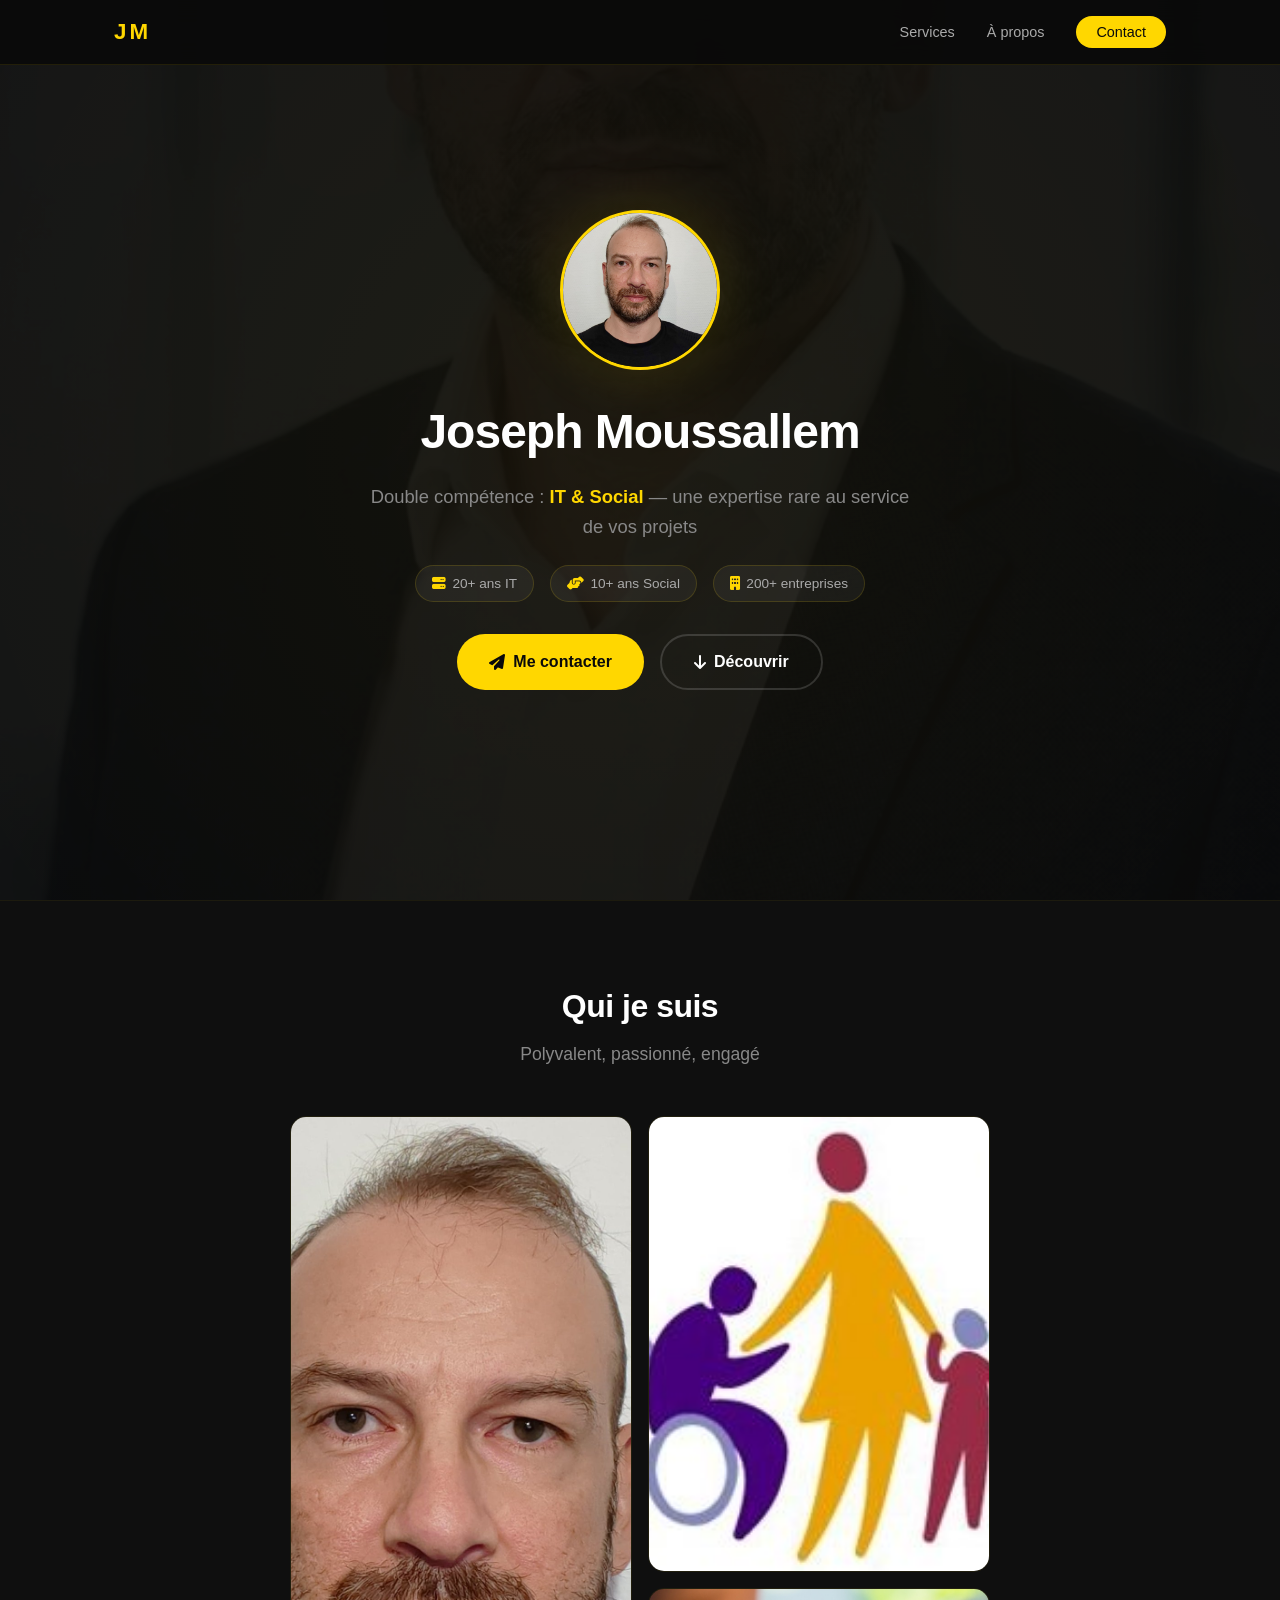
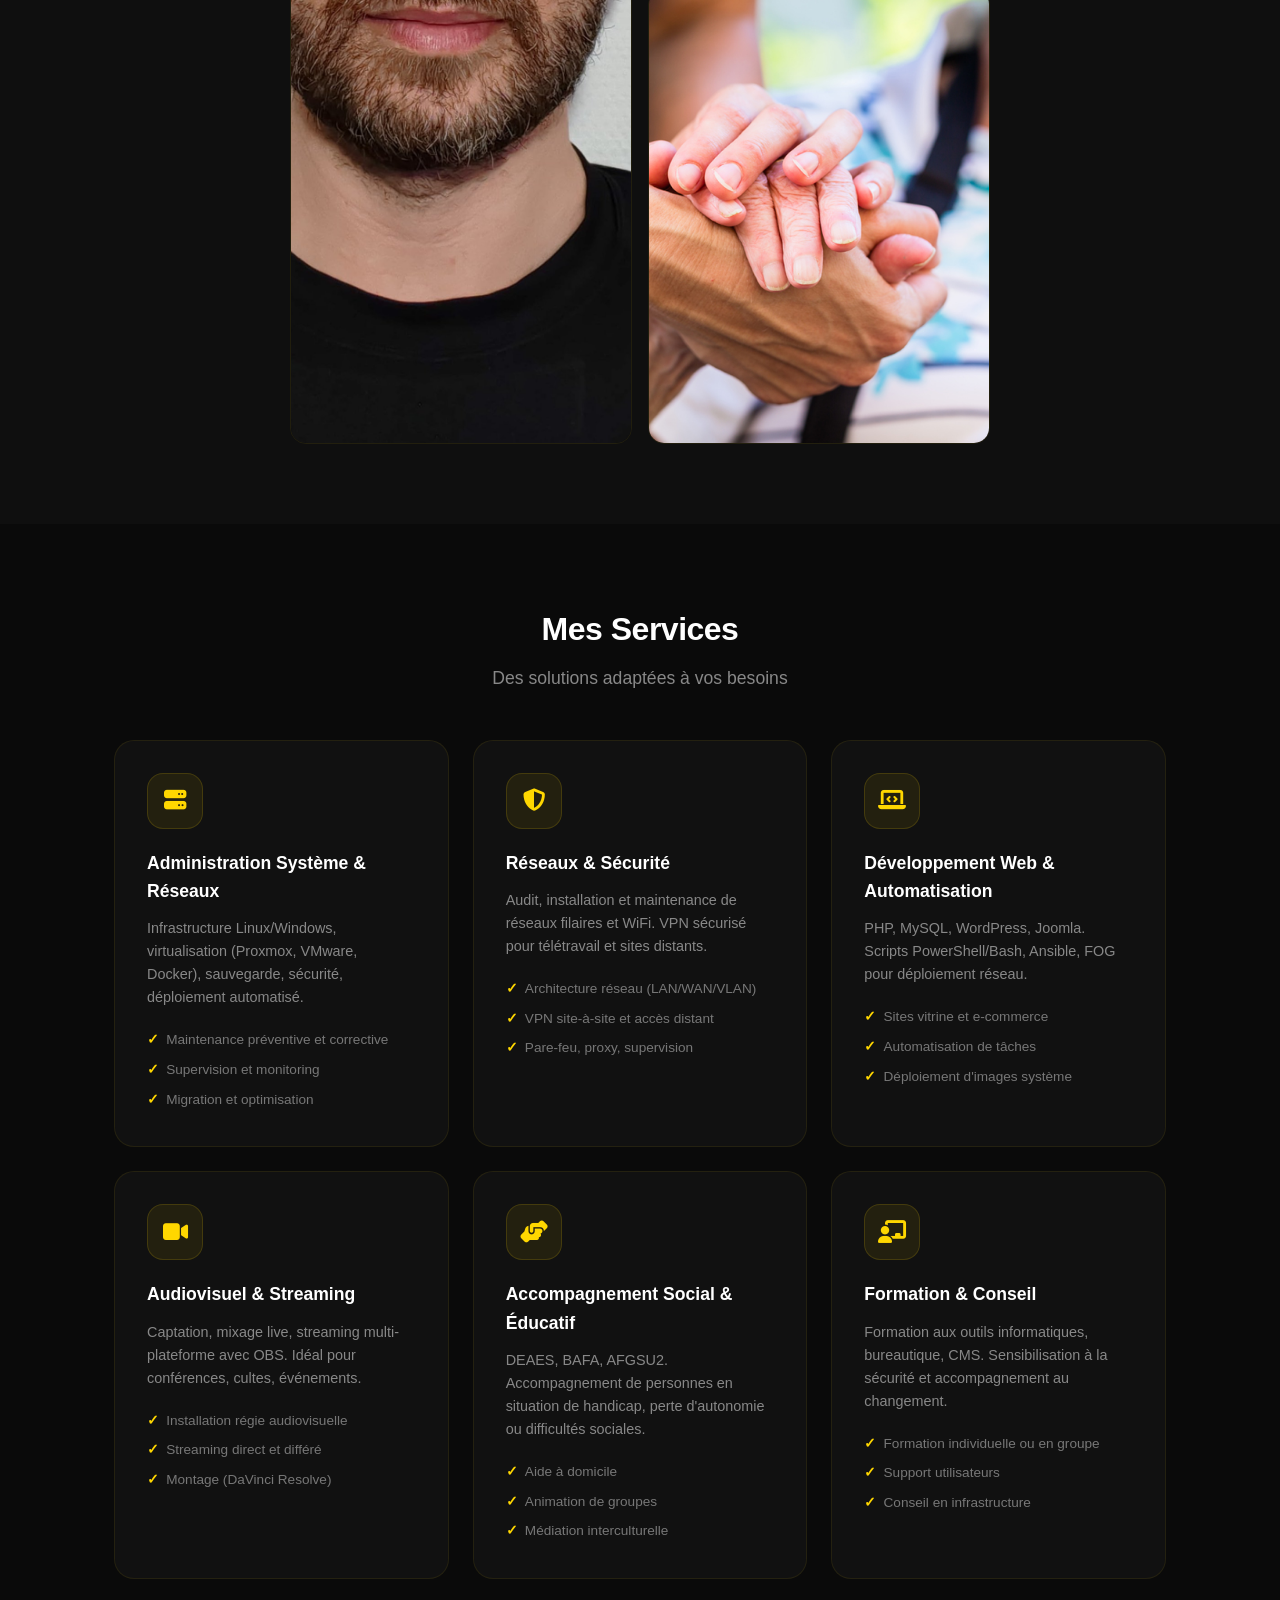
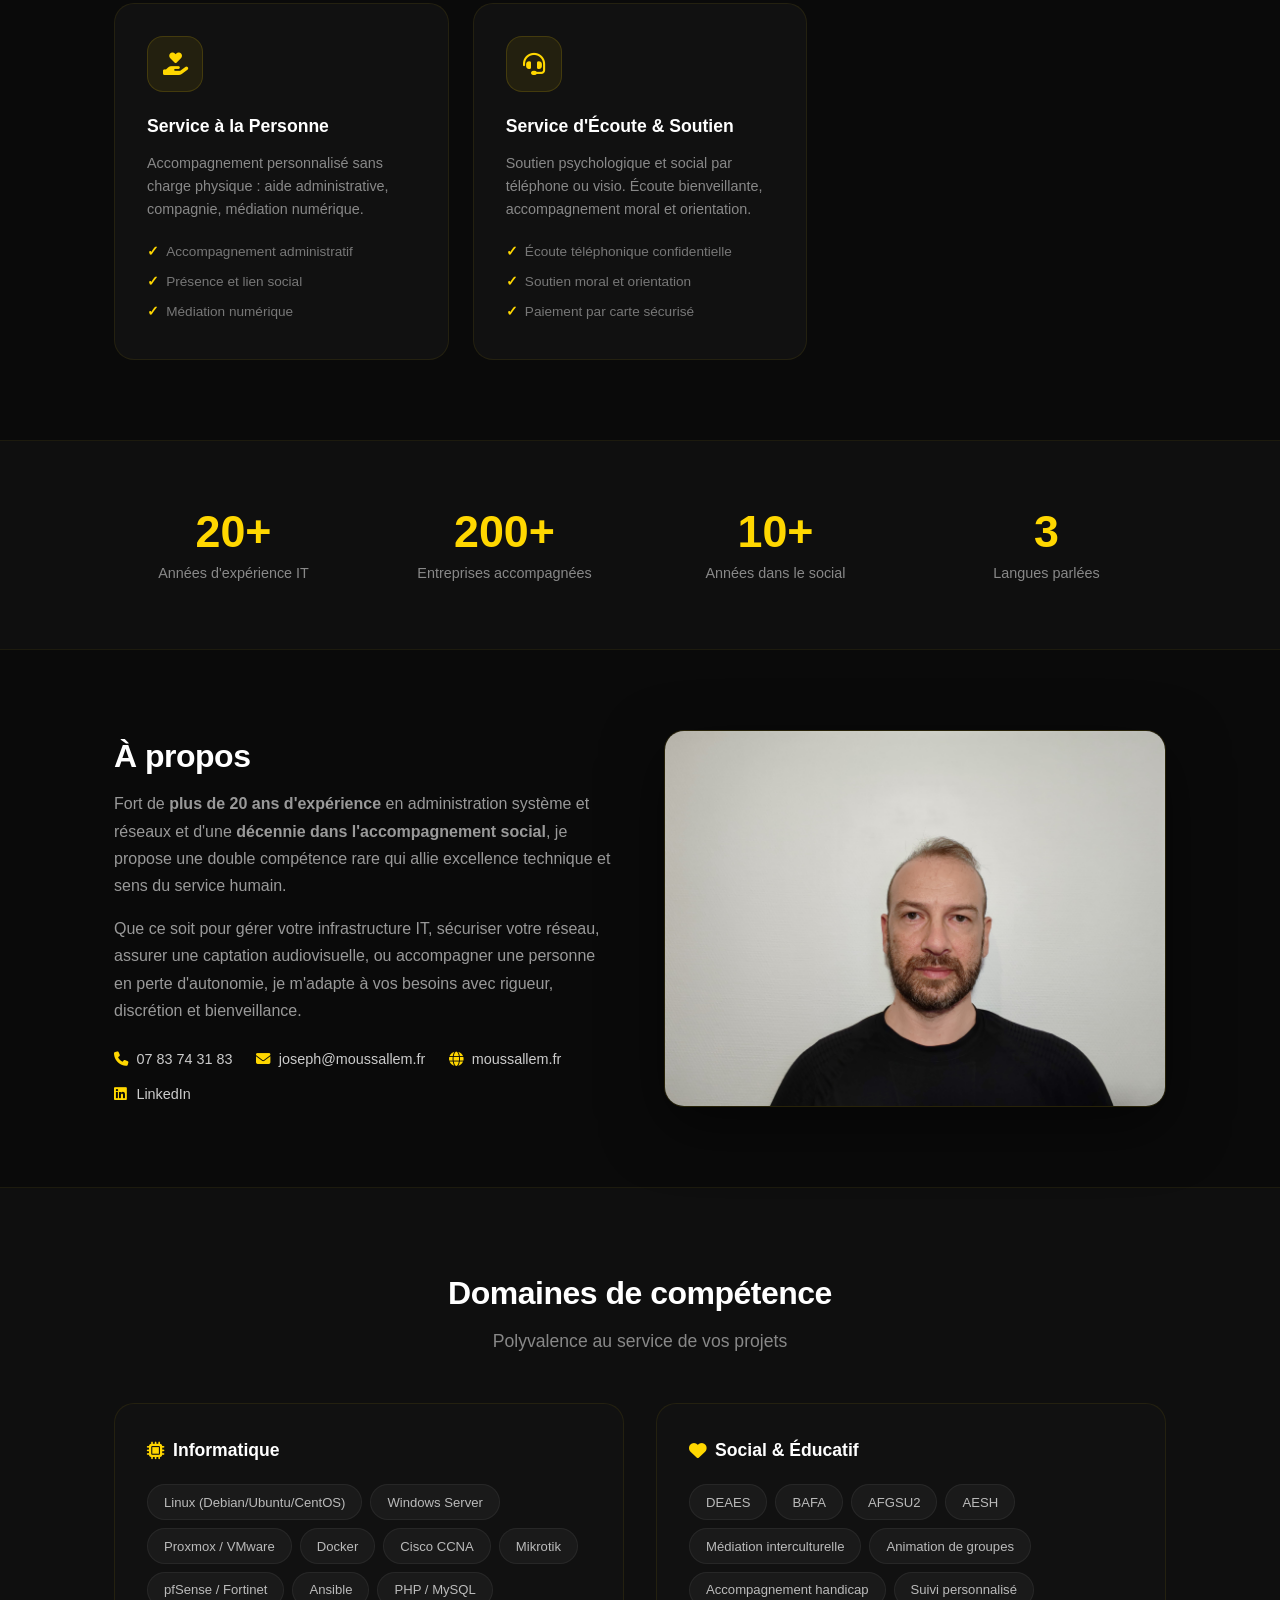
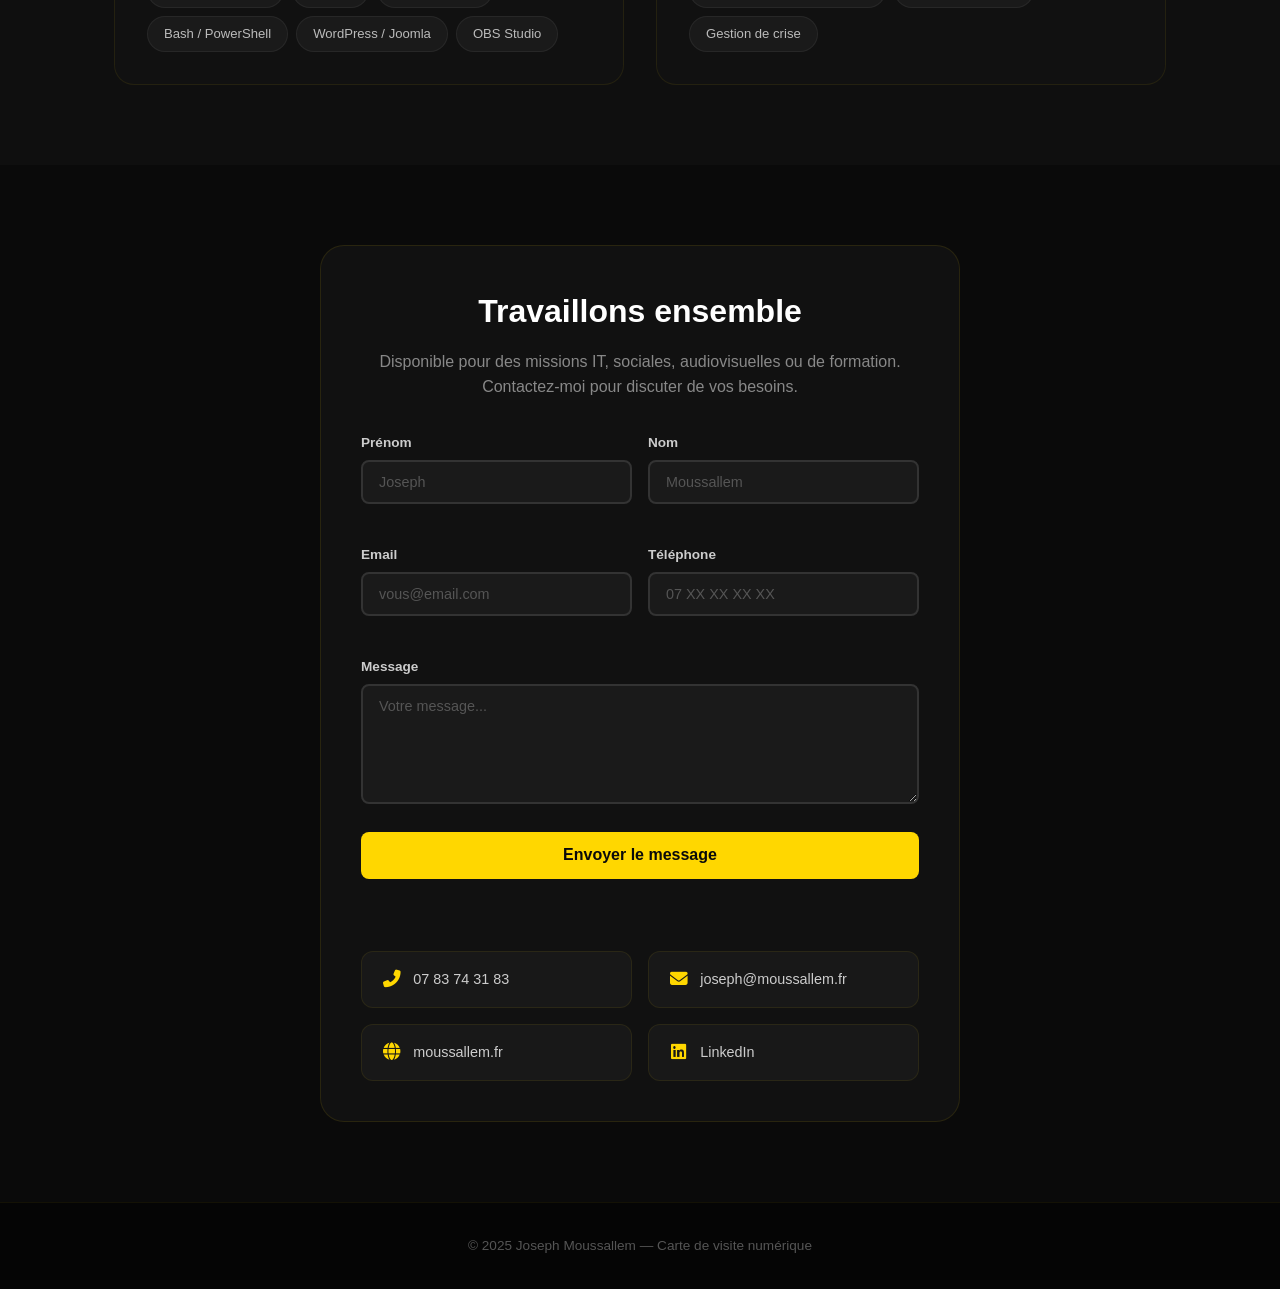
<file: index.html>
<!DOCTYPE html>
<html lang="fr">
<head>
  <meta charset="UTF-8">
  <meta name="viewport" content="width=device-width, initial-scale=1.0">
  <title>Joseph Moussallem — Services IT & Accompagnement</title>
  <link rel="stylesheet" href="style.css">
  <link rel="stylesheet" href="https://cdnjs.cloudflare.com/ajax/libs/font-awesome/6.5.0/css/all.min.css">
</head>
<body>

  <!-- HERO -->
  <header class="hero" id="accueil">
    <div class="hero-overlay"></div>
    <nav class="navbar">
      <div class="nav-container">
        <span class="logo">JM</span>
        <ul class="nav-links">
          <li><a href="#services">Services</a></li>
          <li><a href="#a-propos">À propos</a></li>
          <li><a href="#contact" class="nav-cta">Contact</a></li>
        </ul>
      </div>
    </nav>
    <div class="hero-content">
      <div class="hero-photo">
        <img src="img/photo.jpg" alt="Joseph Moussallem">
      </div>
      <h1>Joseph Moussallem</h1>
      <p class="hero-tagline">Double compétence : <strong>IT &amp; Social</strong> — une expertise rare au service de vos projets</p>
      <div class="hero-badges">
        <span onclick="openModal('it')"><i class="fas fa-server"></i> 20+ ans IT</span>
        <span onclick="openModal('social')"><i class="fas fa-hands-helping"></i> 10+ ans Social</span>
        <span onclick="openModal('entreprises')"><i class="fas fa-building"></i> 200+ entreprises</span>
      </div>
      <div class="hero-actions">
        <a href="#contact" class="btn-primary"><i class="fas fa-paper-plane"></i> Me contacter</a>
        <a href="#services" class="btn-secondary"><i class="fas fa-arrow-down"></i> Découvrir</a>
      </div>
    </div>
  </header>

  <!-- PHOTO GALLERY -->
  <section class="gallery" id="galerie">
    <div class="container">
      <h2 class="section-title">Qui je suis</h2>
      <p class="section-sub">Polyvalent, passionné, engagé</p>
      <div class="gallery-grid">
        <div class="gallery-item main">
          <img src="img/photo.jpg" alt="Joseph Moussallem portrait">
        </div>
        <div class="gallery-item">
          <img src="img/cropped-Sapenartois-Ph-14.jpg" alt="Joseph Moussallem">
        </div>
        <div class="gallery-item">
          <img src="img/services-à-la-personne1140x580.jpg" alt="Services à la personne">
        </div>
      </div>
    </div>
  </section>

  <!-- SERVICES -->
  <section class="services" id="services">
    <div class="container">
      <h2 class="section-title">Mes Services</h2>
      <p class="section-sub">Des solutions adaptées à vos besoins</p>
      <div class="services-grid">
        <div class="service-card" onclick="window.location='service.html?s=admin'">
          <div class="service-icon"><i class="fas fa-server"></i></div>
          <h3>Administration Système &amp; Réseaux</h3>
          <p>Infrastructure Linux/Windows, virtualisation (Proxmox, VMware, Docker), sauvegarde, sécurité, déploiement automatisé.</p>
          <ul>
            <li>Maintenance préventive et corrective</li>
            <li>Supervision et monitoring</li>
            <li>Migration et optimisation</li>
          </ul>
        </div>
        <div class="service-card" onclick="window.location='service.html?s=reseau'">
          <div class="service-icon"><i class="fas fa-shield-alt"></i></div>
          <h3>Réseaux &amp; Sécurité</h3>
          <p>Audit, installation et maintenance de réseaux filaires et WiFi. VPN sécurisé pour télétravail et sites distants.</p>
          <ul>
            <li>Architecture réseau (LAN/WAN/VLAN)</li>
            <li>VPN site-à-site et accès distant</li>
            <li>Pare-feu, proxy, supervision</li>
          </ul>
        </div>
        <div class="service-card" onclick="window.location='service.html?s=web'">
          <div class="service-icon"><i class="fas fa-laptop-code"></i></div>
          <h3>Développement Web &amp; Automatisation</h3>
          <p>PHP, MySQL, WordPress, Joomla. Scripts PowerShell/Bash, Ansible, FOG pour déploiement réseau.</p>
          <ul>
            <li>Sites vitrine et e-commerce</li>
            <li>Automatisation de tâches</li>
            <li>Déploiement d'images système</li>
          </ul>
        </div>
        <div class="service-card" onclick="window.location='service.html?s=av'">
          <div class="service-icon"><i class="fas fa-video"></i></div>
          <h3>Audiovisuel &amp; Streaming</h3>
          <p>Captation, mixage live, streaming multi-plateforme avec OBS. Idéal pour conférences, cultes, événements.</p>
          <ul>
            <li>Installation régie audiovisuelle</li>
            <li>Streaming direct et différé</li>
            <li>Montage (DaVinci Resolve)</li>
          </ul>
        </div>
        <div class="service-card" onclick="window.location='service.html?s=social'">
          <div class="service-icon"><i class="fas fa-hands-helping"></i></div>
          <h3>Accompagnement Social &amp; Éducatif</h3>
          <p>DEAES, BAFA, AFGSU2. Accompagnement de personnes en situation de handicap, perte d'autonomie ou difficultés sociales.</p>
          <ul>
            <li>Aide à domicile</li>
            <li>Animation de groupes</li>
            <li>Médiation interculturelle</li>
          </ul>
        </div>
        <div class="service-card" onclick="window.location='service.html?s=formation'">
          <div class="service-icon"><i class="fas fa-chalkboard-teacher"></i></div>
          <h3>Formation &amp; Conseil</h3>
          <p>Formation aux outils informatiques, bureautique, CMS. Sensibilisation à la sécurité et accompagnement au changement.</p>
          <ul>
            <li>Formation individuelle ou en groupe</li>
            <li>Support utilisateurs</li>
            <li>Conseil en infrastructure</li>
          </ul>
        </div>
        <div class="service-card" onclick="window.location='service.html?s=personne'">
          <div class="service-icon"><i class="fas fa-hand-holding-heart"></i></div>
          <h3>Service à la Personne</h3>
          <p>Accompagnement personnalisé sans charge physique : aide administrative, compagnie, médiation numérique.</p>
          <ul>
            <li>Accompagnement administratif</li>
            <li>Présence et lien social</li>
            <li>Médiation numérique</li>
          </ul>
        </div>
        <div class="service-card" onclick="window.location='service.html?s=ecoute'">
          <div class="service-icon"><i class="fas fa-headset"></i></div>
          <h3>Service d'Écoute &amp; Soutien</h3>
          <p>Soutien psychologique et social par téléphone ou visio. Écoute bienveillante, accompagnement moral et orientation.</p>
          <ul>
            <li>Écoute téléphonique confidentielle</li>
            <li>Soutien moral et orientation</li>
            <li>Paiement par carte sécurisé</li>
          </ul>
        </div>
      </div>
    </div>
  </section>

  <!-- CHIFFRES -->
  <section class="stats">
    <div class="container">
      <div class="stats-grid">
        <div class="stat-item">
          <span class="stat-number">20+</span>
          <span class="stat-label">Années d'expérience IT</span>
        </div>
        <div class="stat-item">
          <span class="stat-number">200+</span>
          <span class="stat-label">Entreprises accompagnées</span>
        </div>
        <div class="stat-item">
          <span class="stat-number">10+</span>
          <span class="stat-label">Années dans le social</span>
        </div>
        <div class="stat-item">
          <span class="stat-number">3</span>
          <span class="stat-label">Langues parlées</span>
        </div>
      </div>
    </div>
  </section>

  <!-- À PROPOS -->
  <section class="about" id="a-propos">
    <div class="container">
      <div class="about-grid">
        <div class="about-text">
          <h2 class="section-title">À propos</h2>
          <p>Fort de <strong>plus de 20 ans d'expérience</strong> en administration système et réseaux et d'une <strong>décennie dans l'accompagnement social</strong>, je propose une double compétence rare qui allie excellence technique et sens du service humain.</p>
          <p>Que ce soit pour gérer votre infrastructure IT, sécuriser votre réseau, assurer une captation audiovisuelle, ou accompagner une personne en perte d'autonomie, je m'adapte à vos besoins avec rigueur, discrétion et bienveillance.</p>
          <div class="about-contact">
            <a href="tel:+33783743183"><i class="fas fa-phone"></i> 07 83 74 31 83</a>
            <a href="mailto:joseph@moussallem.fr"><i class="fas fa-envelope"></i> joseph@moussallem.fr</a>
            <a href="https://moussallem.fr" target="_blank"><i class="fas fa-globe"></i> moussallem.fr</a>
            <a href="https://linkedin.com/in/joseph-moussallem-646278261" target="_blank"><i class="fab fa-linkedin"></i> LinkedIn</a>
          </div>
        </div>
        <div class="about-photo">
          <img src="img/photo-audiovisuel.jpg" alt="Joseph Moussallem">
        </div>
      </div>
    </div>
  </section>

  <!-- COMPÉTENCES -->
  <section class="competences">
    <div class="container">
      <h2 class="section-title">Domaines de compétence</h2>
      <p class="section-sub">Polyvalence au service de vos projets</p>
      <div class="comp-grid">
        <div class="comp-category">
          <h3><i class="fas fa-microchip"></i> Informatique</h3>
          <div class="comp-tags">
            <span>Linux (Debian/Ubuntu/CentOS)</span>
            <span>Windows Server</span>
            <span>Proxmox / VMware</span>
            <span>Docker</span>
            <span>Cisco CCNA</span>
            <span>Mikrotik</span>
            <span>pfSense / Fortinet</span>
            <span>Ansible</span>
            <span>PHP / MySQL</span>
            <span>Bash / PowerShell</span>
            <span>WordPress / Joomla</span>
            <span>OBS Studio</span>
          </div>
        </div>
        <div class="comp-category">
          <h3><i class="fas fa-heart"></i> Social &amp; Éducatif</h3>
          <div class="comp-tags">
            <span>DEAES</span>
            <span>BAFA</span>
            <span>AFGSU2</span>
            <span>AESH</span>
            <span>Médiation interculturelle</span>
            <span>Animation de groupes</span>
            <span>Accompagnement handicap</span>
            <span>Suivi personnalisé</span>
            <span>Gestion de crise</span>
          </div>
        </div>
      </div>
    </div>
  </section>

  <!-- CONTACT -->
  <section class="contact-section" id="contact">
    <div class="container">
      <div class="contact-card">
        <h2>Travaillons ensemble</h2>
        <p>Disponible pour des missions IT, sociales, audiovisuelles ou de formation. Contactez-moi pour discuter de vos besoins.</p>
        <form action="https://api.web3forms.com/submit" method="POST" id="form" class="needs-validation" novalidate>
          <input type="hidden" name="access_key" value="57de7660-0e73-44f6-afdf-e7d5266bf4f2">
          <input type="hidden" name="subject" value="Nouveau message depuis votre site carte de visite">
          <input type="checkbox" name="botcheck" style="display:none">

          <div class="form-row">
            <div class="form-group">
              <label for="fname">Prénom</label>
              <input type="text" name="fname" id="fname" placeholder="Joseph" required>
              <div class="empty-feedback invalid-feedback">Veuillez entrer votre prénom.</div>
            </div>
            <div class="form-group">
              <label for="lname">Nom</label>
              <input type="text" name="lname" id="lname" placeholder="Moussallem" required>
              <div class="empty-feedback invalid-feedback">Veuillez entrer votre nom.</div>
            </div>
          </div>

          <div class="form-row">
            <div class="form-group">
              <label for="email">Email</label>
              <input type="email" name="email" id="email" placeholder="vous@email.com" required>
              <div class="empty-feedback text-red-400 text-sm mt-1">Veuillez entrer votre email.</div>
              <div class="invalid-feedback text-red-400 text-sm mt-1">Email invalide.</div>
            </div>
            <div class="form-group">
              <label for="phone">Téléphone</label>
              <input type="text" name="phone" id="phone" placeholder="07 XX XX XX XX">
              <div class="empty-feedback invalid-feedback">Veuillez entrer votre téléphone.</div>
            </div>
          </div>

          <div class="form-group">
            <label for="message">Message</label>
            <textarea rows="5" name="message" id="message" placeholder="Votre message..." required></textarea>
            <div class="empty-feedback invalid-feedback">Veuillez entrer votre message.</div>
          </div>

          <button type="submit" class="submit-btn">
            Envoyer le message
          </button>
          <p class="form-result" id="result"></p>
        </form>
        <div class="contact-methods">
          <a href="tel:+33783743183" class="contact-method">
            <i class="fas fa-phone-alt"></i>
            <span>07 83 74 31 83</span>
          </a>
          <a href="mailto:joseph@moussallem.fr" class="contact-method">
            <i class="fas fa-envelope"></i>
            <span>joseph@moussallem.fr</span>
          </a>
          <a href="https://moussallem.fr" target="_blank" class="contact-method">
            <i class="fas fa-globe"></i>
            <span>moussallem.fr</span>
          </a>
          <a href="https://linkedin.com/in/joseph-moussallem-646278261" target="_blank" class="contact-method">
            <i class="fab fa-linkedin"></i>
            <span>LinkedIn</span>
          </a>
        </div>
      </div>
    </div>
  </section>

  <!-- FOOTER -->
  <footer class="footer">
    <div class="container">
      <p>&copy; 2025 Joseph Moussallem — Carte de visite numérique</p>
    </div>
  </footer>

  <!-- MODAL -->
  <div class="modal-overlay" id="modalOverlay" onclick="closeModal()"></div>
  <div class="modal" id="modal">
    <button class="modal-close" onclick="closeModal()">&times;</button>
    <div class="modal-content" id="modalContent"></div>
  </div>

  <script>
  const modalData = {
    it: {
      title: "20+ ans d'expérience IT",
      items: [
        "Administrateur Systèmes & Réseaux (Freelance) — 2000 à aujourd'hui",
        "Plus de 200 entreprises accompagnées en Bourgogne-Franche-Comté",
        "Administrateur Systèmes & Réseaux — Pharma PC, Beyrouth (2006-2018)",
        "Formateur IT — Université de la Croix Rouge, Liban (2011-2013)",
        "Gestionnaire IT & Stocks — Monoprix, Liban (2013-2014)"
      ],
      certs: ["Cisco CCNA 1-4 (2008)", "Mikrotik (2009)", "A+ (2004)", "Extron AV Associate (en cours)"]
    },
    social: {
      title: "10+ ans dans le Social",
      items: [
        "AES / Auxiliaire de vie — AMAELLES, Mulhouse (2023-2025)",
        "Veilleur de nuit — Adapei Papillons Blancs, Mulhouse (2023)",
        "Agent de service — EHPAD La Miotte, Belfort (2022)",
        "Auxiliaire de vie — AALPAI, Saint-Ouen-sur-Seine (2021-2022)",
        "Accompagnateur social — Secours Catholique, Belfort (2019-2021)",
        "Animateur BAFA — Centres de loisirs (2015-2023)"
      ],
      certs: ["DEAES (2024)", "BAFA (2024)", "AFGSU2 (2024)", "PSC1"]
    },
    entreprises: {
      title: "200+ entreprises accompagnées",
      items: [
        "PME et TPE en Bourgogne-Franche-Comté et Île-de-France",
        "Missions variées : administration système, réseaux, sécurité, support",
        "Clients réguliers en maintenance IT externalisée",
        "Installations de serveurs Linux et Windows",
        "Déploiement de réseaux d'entreprise (Cisco, Mikrotik, pfSense)",
        "Solutions de virtualisation (Proxmox, VMware)"
      ],
      certs: []
    },
  };

  function openModal(type) {
    const data = modalData[type];
    if (!data) return;
    let html = '<h2>' + data.title + '</h2>';
    html += '<ul>';
    data.items.forEach(function(item) { html += '<li>' + item + '</li>'; });
    html += '</ul>';
    if (data.certs && data.certs.length > 0) {
      html += '<h3>Certifications</h3><div class="modal-certs">';
      data.certs.forEach(function(c) { html += '<span>' + c + '</span>'; });
      html += '</div>';
    }
    document.getElementById('modalContent').innerHTML = html;
    document.getElementById('modalOverlay').classList.add('active');
    document.getElementById('modal').classList.add('active');
    document.body.style.overflow = 'hidden';
  }

  function closeModal() {
    document.getElementById('modalOverlay').classList.remove('active');
    document.getElementById('modal').classList.remove('active');
    document.body.style.overflow = '';
  }
  </script>

  <!-- Tawk.to -->
  <script type="text/javascript">
  var Tawk_API=Tawk_API||{}, Tawk_LoadStart=new Date();
  (function(){
  var s1=document.createElement("script"),s0=document.getElementsByTagName("script")[0];
  s1.async=true;
  s1.src='https://embed.tawk.to/67b1e19db2e90f1915105d8e/1ik7dik8o';
  s1.charset='UTF-8';
  s1.setAttribute('crossorigin','*');
  s0.parentNode.insertBefore(s1,s0);
  })();
  </script>

  <script>
  (function() {
    "use strict";
    const forms = document.querySelectorAll(".needs-validation");
    const result = document.getElementById("result");
    Array.prototype.slice.call(forms).forEach(function(form) {
      form.addEventListener("submit", function(event) {
        if (!form.checkValidity()) {
          event.preventDefault();
          event.stopPropagation();
          form.querySelectorAll(":invalid")[0].focus();
        } else {
          const formData = new FormData(form);
          event.preventDefault();
          event.stopPropagation();
          const object = {};
          formData.forEach((value, key) => { object[key] = value; });
          const json = JSON.stringify(object);
          result.innerHTML = "Envoi en cours...";
          result.className = "form-result";
          fetch("https://api.web3forms.com/submit", {
            method: "POST",
            headers: { "Content-Type": "application/json", Accept: "application/json" },
            body: json
          })
          .then(async (response) => {
            let json = await response.json();
            if (response.status == 200) {
              result.innerHTML = "&#10003; " + json.message;
              result.className = "form-result success";
            } else {
              result.innerHTML = "&#10007; " + json.message;
              result.className = "form-result error";
            }
          })
          .catch(function() {
            result.innerHTML = "&#10007; Une erreur est survenue. Envoyez un email à joseph@moussallem.fr";
            result.className = "form-result error";
          })
          .then(function() {
            form.reset();
            form.classList.remove("was-validated");
            setTimeout(function() { result.style.display = "none"; }, 6000);
          });
        }
        form.classList.add("was-validated");
      }, false);
    });
  })();
  </script>

</body>
</html>
</file>
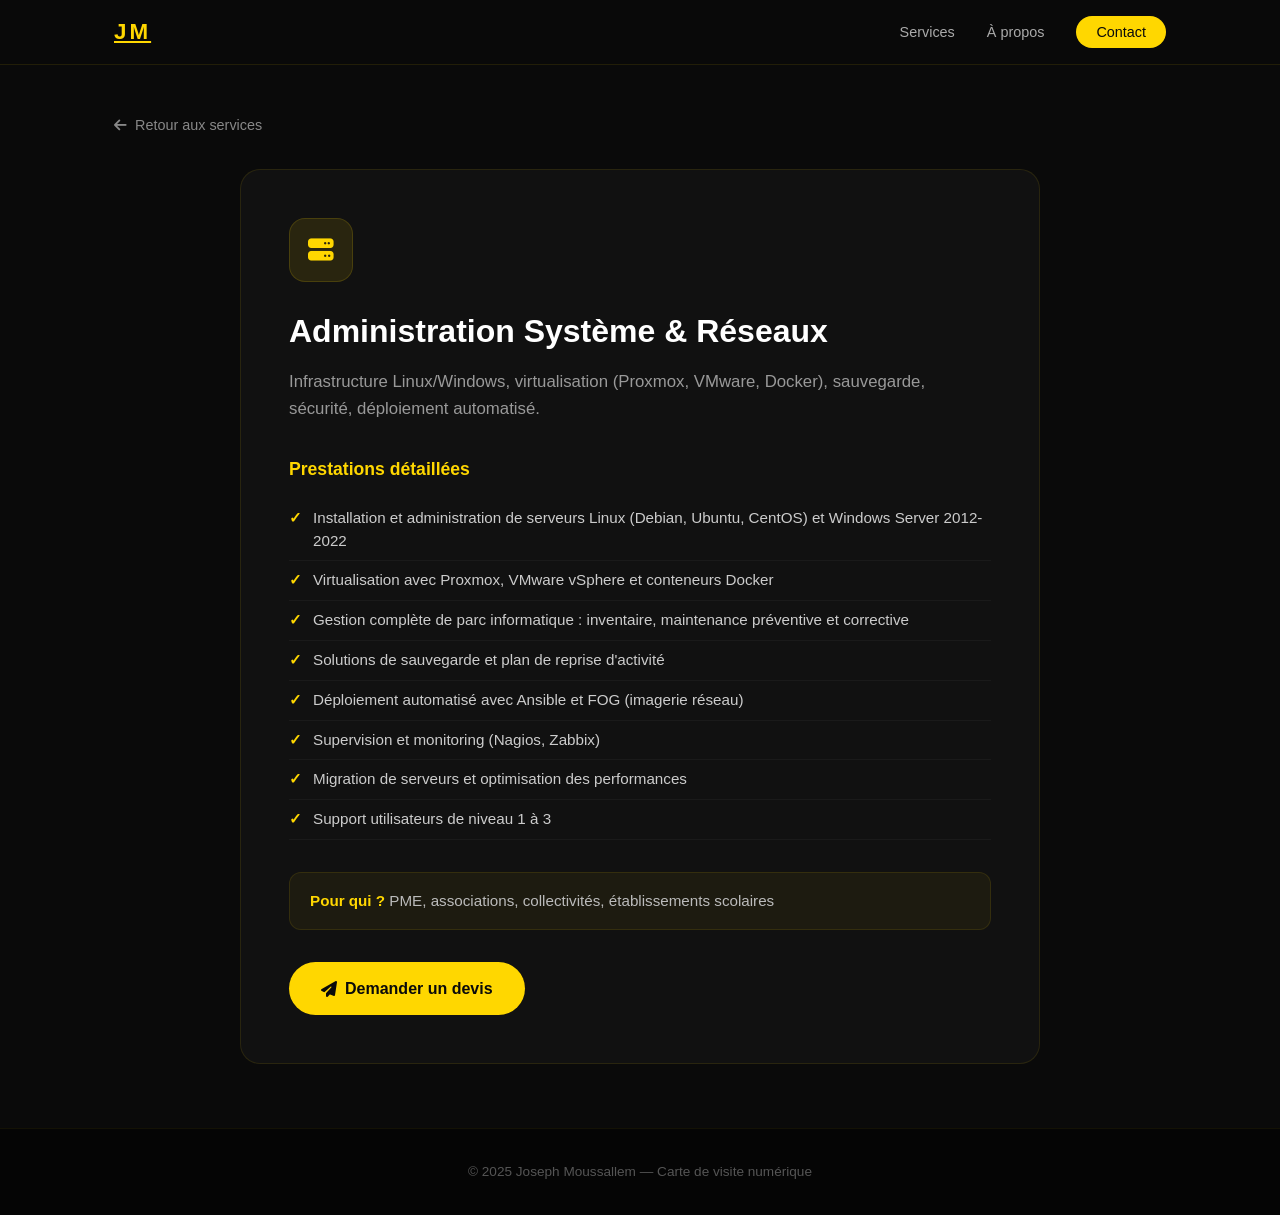
<file: service.html>
<!DOCTYPE html>
<html lang="fr">
<head>
  <meta charset="UTF-8">
  <meta name="viewport" content="width=device-width, initial-scale=1.0">
  <title>Joseph Moussallem — Détail du service</title>
  <link rel="stylesheet" href="style.css">
  <link rel="stylesheet" href="https://cdnjs.cloudflare.com/ajax/libs/font-awesome/6.5.0/css/all.min.css">
  <style>
    .service-detail { padding: 7rem 0 4rem; min-height: 80vh; }
    .back-link { display: inline-flex; align-items: center; gap: 0.5rem; color: #888; text-decoration: none; font-size: 0.9rem; margin-bottom: 2rem; transition: color 0.2s; }
    .back-link:hover { color: #ffd700; }
    .detail-card { background: #111; border: 1px solid rgba(255,215,0,0.1); border-radius: 20px; padding: 3rem; max-width: 800px; margin: 0 auto; }
    .detail-icon { width: 64px; height: 64px; background: rgba(255,215,0,0.1); border: 1px solid rgba(255,215,0,0.15); border-radius: 16px; display: flex; align-items: center; justify-content: center; margin-bottom: 1.5rem; }
    .detail-icon i { font-size: 1.6rem; color: #ffd700; }
    .detail-card h1 { font-size: 2rem; font-weight: 800; color: #fff; margin-bottom: 0.75rem; }
    .detail-desc { color: #999; font-size: 1.05rem; line-height: 1.6; margin-bottom: 2rem; }
    .detail-card h2 { font-size: 1.1rem; font-weight: 700; color: #ffd700; margin-bottom: 1rem; }
    .detail-card ul { list-style: none; padding: 0; margin-bottom: 2rem; }
    .detail-card ul li { color: #ccc; font-size: 0.95rem; padding: 0.5rem 0; padding-left: 1.5rem; position: relative; line-height: 1.5; border-bottom: 1px solid rgba(255,255,255,0.04); }
    .detail-card ul li::before { content: "✓"; position: absolute; left: 0; color: #ffd700; font-weight: bold; }
    .detail-pourqui { background: rgba(255,215,0,0.05); border: 1px solid rgba(255,215,0,0.1); border-radius: 12px; padding: 1rem 1.25rem; color: #bbb; font-size: 0.95rem; margin-bottom: 2rem; }
    .detail-pourqui strong { color: #ffd700; }

    .booking-divider { height: 1px; background: rgba(255,215,0,0.15); margin: 2.5rem 0 2rem; }
    .booking-title { font-size: 1.3rem; font-weight: 700; color: #ffd700; margin-bottom: 1.5rem; display: flex; align-items: center; gap: 0.6rem; }
    .booking-dates { display: flex; gap: 0.5rem; overflow-x: auto; padding-bottom: 0.5rem; margin-bottom: 1rem; scrollbar-width: thin; scrollbar-color: rgba(255,215,0,0.2) transparent; }
    .booking-dates::-webkit-scrollbar { height: 4px; }
    .booking-dates::-webkit-scrollbar-thumb { background: rgba(255,215,0,0.3); border-radius: 4px; }
    .date-card { flex-shrink: 0; width: 68px; padding: 0.6rem 0; border-radius: 12px; background: #1a1a1a; border: 1px solid rgba(255,255,255,0.06); text-align: center; cursor: pointer; transition: all 0.2s; }
    .date-card:hover { border-color: rgba(255,215,0,0.3); background: #222; }
    .date-card.active { background: #ffd700; border-color: #ffd700; }
    .date-card.active .date-day { color: #0a0a0a; }
    .date-card.active .date-num { color: #0a0a0a; font-weight: 800; }
    .date-card .date-day { font-size: 0.7rem; color: #888; text-transform: uppercase; }
    .date-card .date-num { font-size: 1.2rem; color: #ddd; font-weight: 700; line-height: 1.3; }
    .date-card .date-month { font-size: 0.65rem; color: #888; }
    .booking-slots { display: flex; flex-wrap: wrap; gap: 0.5rem; margin-bottom: 1.5rem; }
    .slot-btn { padding: 0.5rem 1.2rem; border-radius: 10px; background: #1a1a1a; border: 1px solid rgba(255,255,255,0.06); color: #ccc; font-size: 0.9rem; cursor: pointer; transition: all 0.2s; }
    .slot-btn:hover { border-color: rgba(255,215,0,0.3); background: #222; }
    .slot-btn.active { background: #ffd700; border-color: #ffd700; color: #0a0a0a; font-weight: 700; }
    .booking-form { display: flex; flex-direction: column; gap: 0.75rem; }
    .booking-form input { padding: 0.85rem 1rem; border-radius: 12px; background: #1a1a1a; border: 1px solid rgba(255,255,255,0.08); color: #fff; font-size: 0.95rem; outline: none; transition: border 0.2s; }
    .booking-form input:focus { border-color: #ffd700; }
    .booking-form input::placeholder { color: #666; }
    .booking-btn { padding: 0.85rem 2rem; border-radius: 50px; background: #ffd700; color: #0a0a0a; font-weight: 700; font-size: 1rem; border: none; cursor: pointer; transition: opacity 0.2s; }
    .booking-btn:hover { opacity: 0.9; }
    .booking-btn:disabled { opacity: 0.4; cursor: not-allowed; }
    .booking-error { color: #ff4444; font-size: 0.85rem; display: none; }
    .booking-success { color: #4caf50; font-size: 0.95rem; display: none; text-align: center; padding: 1rem; background: rgba(76,175,80,0.1); border-radius: 12px; }
  </style>
</head>
<body>
  <nav class="navbar">
    <div class="nav-container">
      <a href="index.html" class="logo">JM</a>
      <ul class="nav-links">
        <li><a href="index.html#services">Services</a></li>
        <li><a href="index.html#a-propos">À propos</a></li>
        <li><a href="index.html#contact" class="nav-cta">Contact</a></li>
      </ul>
    </div>
  </nav>

  <section class="service-detail">
    <div class="container">
      <a href="index.html#services" class="back-link"><i class="fas fa-arrow-left"></i> Retour aux services</a>
      <div class="detail-card" id="detailCard"></div>
    </div>
  </section>

  <footer class="footer">
    <div class="container">
      <p>&copy; 2025 Joseph Moussallem — Carte de visite numérique</p>
    </div>
  </footer>

  <script>
    const services = {
      admin: {
        icon: "fa-server", title: "Administration Système & Réseaux",
        desc: "Infrastructure Linux/Windows, virtualisation (Proxmox, VMware, Docker), sauvegarde, sécurité, déploiement automatisé.",
        full: [
          "Installation et administration de serveurs Linux (Debian, Ubuntu, CentOS) et Windows Server 2012-2022",
          "Virtualisation avec Proxmox, VMware vSphere et conteneurs Docker",
          "Gestion complète de parc informatique : inventaire, maintenance préventive et corrective",
          "Solutions de sauvegarde et plan de reprise d'activité",
          "Déploiement automatisé avec Ansible et FOG (imagerie réseau)",
          "Supervision et monitoring (Nagios, Zabbix)",
          "Migration de serveurs et optimisation des performances",
          "Support utilisateurs de niveau 1 à 3"
        ],
        pourqui: "PME, associations, collectivités, établissements scolaires"
      },
      reseau: {
        icon: "fa-shield-alt", title: "Réseaux & Sécurité",
        desc: "Cisco CCNA, Mikrotik, pfSense, Fortinet. VPN sécurisé, architecture réseau, pare-feu, segmentation.",
        full: [
          "Architecture et déploiement de réseaux d'entreprise (Cisco, Mikrotik, Ubiquiti)",
          "Configuration de pare-feu : pfSense, Fortinet, OPNsense",
          "Mise en place de VPN site-à-site, accès distant et télétravail (OpenVPN, WireGuard, IPsec)",
          "VPN site-à-site pour relier des agences distantes de façon sécurisée",
          "VPN accès distant pour télétravailleurs et nomades",
          "Segmentation réseau (VLAN, sous-réseaux) et QoS",
          "Audit de sécurité et recommandations",
          "WiFi professionnel : couverture, contrôleurs, authentification",
          "Supervision réseau avec SNMP, The Dude, PRTG"
        ],
        pourqui: "Entreprises multi-sites, administrations, télétravailleurs, PME"
      },
      web: {
        icon: "fa-laptop-code", title: "Développement Web & Automatisation",
        desc: "PHP, MySQL, WordPress, Joomla. Scripts PowerShell/Bash, Ansible, FOG pour déploiement réseau.",
        full: [
          "Création de sites vitrine et e-commerce sur mesure",
          "Développement et maintenance WordPress, Joomla",
          "Applications web PHP/MySQL",
          "Automatisation de tâches avec scripts Bash et PowerShell",
          "Déploiement d'images système avec FOG",
          "Intégration et API REST",
          "Optimisation des performances web"
        ],
        pourqui: "PME, associations, indépendants, collectivités"
      },
      av: {
        icon: "fa-video", title: "Audiovisuel & Streaming",
        desc: "Captation, mixage live, streaming multi-plateforme avec OBS. Idéal pour conférences, cultes, événements.",
        full: [
          "Captation vidéo multi-caméras et mixage live",
          "Streaming direct et différé vers YouTube, Facebook, Twitch",
          "Configuration OBS Studio avancée : scènes, sources, transitions",
          "Installation de régie audiovisuelle complète",
          "Montage et post-production avec DaVinci Resolve",
          "Sonorisation et mixage audio",
          "Formation à l'utilisation des outils audiovisuels"
        ],
        pourqui: "Lieux de culte, associations, municipalités, entreprises"
      },
      social: {
        icon: "fa-hands-helping", title: "Accompagnement Social & Éducatif",
        desc: "DEAES, BAFA, AFGSU2. Accompagnement de personnes en situation de handicap, perte d'autonomie ou difficultés sociales.",
        full: [
          "Accompagnement éducatif et social de personnes handicapées ou en perte d'autonomie",
          "Aide à domicile et soutien dans les actes de la vie quotidienne",
          "Animation de groupes et ateliers socio-éducatifs",
          "Médiation interculturelle et lutte contre l'isolement",
          "Suivi individualisé et projets personnalisés",
          "Gestion de crise et accompagnement psychologique",
          "Travail en équipe pluridisciplinaire"
        ],
        pourqui: "EHPAD, services d'aide à domicile, centres sociaux, associations"
      },
      formation: {
        icon: "fa-chalkboard-teacher", title: "Formation & Conseil",
        desc: "Formation aux outils informatiques, bureautique, CMS. Sensibilisation à la sécurité et accompagnement au changement.",
        full: [
          "Formation individuelle ou en groupe aux outils informatiques",
          "Initiation à WordPress, Joomla et gestion de contenu",
          "Formation bureautique (Word, Excel, Outlook, LibreOffice)",
          "Sensibilisation à la cybersécurité pour les équipes",
          "Accompagnement au changement numérique",
          "Conseil en infrastructure IT et choix technologiques",
          "Audit et diagnostic des systèmes existants"
        ],
        pourqui: "Toute organisation souhaitant monter en compétence"
      },
      personne: {
        icon: "fa-hand-holding-heart", title: "Service à la Personne",
        desc: "Accompagnement personnalisé sans charge physique : aide administrative, compagnie, accompagnement aux rendez-vous, médiation numérique.",
        full: [
          "Accompagnement administratif : courriers, démarches, déclarations",
          "Présence et lien social : compagnie, promenades, stimulation",
          "Soutien aux personnes âgées et en perte d'autonomie",
          "Accompagnement aux rendez-vous médicaux et déplacements (transport, pas de port de charge)",
          "Médiation numérique : aider à utiliser les outils connectés",
          "Intervention ponctuelle ou régulière selon les besoins"
        ],
        pourqui: "Personnes âgées, familles, personnes handicapées, services d'aide à domicile"
      },
      ecoute: {
        icon: "fa-headset", title: "Service d'Écoute & Soutien",
        desc: "Soutien psychologique et social par téléphone ou visio. Écoute bienveillante, accompagnement moral et orientation vers des professionnels.",
        full: [
          "Écoute téléphonique confidentielle et sans jugement",
          "Soutien moral et psychologique ponctuel ou régulier",
          "Accompagnement en situation de crise ou d'isolement",
          "Orientation vers des professionnels de santé (psychologue, médecin)",
          "Aide à la gestion du stress, de l'anxiété et du burn-out",
          "Suivi personnalisé par rendez-vous téléphonique ou visio",
          "Paiement par carte bancaire sécurisé (Stripe)"
        ],
        pourqui: "Toute personne traversant une période difficile, isolée ou ayant besoin de parler"
      }
    };

    const params = new URLSearchParams(window.location.search);
    const slug = params.get('s') || 'admin';
    const svc = services[slug];

    let bookingState = { dateIdx: -1, slotIdx: -1, dates: [], slots: [] };

    function initBooking() {
      const days = ['Dim','Lun','Mar','Mer','Jeu','Ven','Sam'];
      const months = ['janv','févr','mars','avr','mai','juin','juil','août','sept','oct','nov','déc'];
      bookingState.dates = [];
      const today = new Date();
      for (let i = 0; i < 21; i++) {
        const d = new Date(today);
        d.setDate(today.getDate() + i);
        if (d.getDay() === 0) continue;
        bookingState.dates.push(d);
      }
      bookingState.slots = ['9:00','9:30','10:00','10:30','11:00','11:30','14:00','14:30','15:00','15:30','16:00','16:30'];
      renderDates();
      selectDate(0);
    }

    function renderDates() {
      const days = ['Dim','Lun','Mar','Mer','Jeu','Ven','Sam'];
      const months = ['janv','févr','mars','avr','mai','juin','juil','août','sept','oct','nov','déc'];
      let h = '';
      bookingState.dates.forEach(function(d, i) {
        h += '<div class="date-card' + (i === bookingState.dateIdx ? ' active' : '') + '" onclick="selectDate(' + i + ')">';
        h += '<div class="date-day">' + days[d.getDay()] + '</div>';
        h += '<div class="date-num">' + d.getDate() + '</div>';
        h += '<div class="date-month">' + months[d.getMonth()] + '</div>';
        h += '</div>';
      });
      document.getElementById('bookingDates').innerHTML = h;
    }

    function selectDate(idx) {
      bookingState.dateIdx = idx;
      bookingState.slotIdx = -1;
      renderDates();
      renderSlots();
      validateBooking();
    }

    function renderSlots() {
      let h = '';
      bookingState.slots.forEach(function(s, i) {
        const active = i === bookingState.slotIdx;
        h += '<div class="slot-btn' + (active ? ' active' : '') + '" onclick="selectSlot(' + i + ')">' + s + '</div>';
      });
      document.getElementById('bookingSlots').innerHTML = h;
    }

    function selectSlot(idx) {
      bookingState.slotIdx = idx;
      const btns = document.querySelectorAll('#bookingSlots .slot-btn');
      btns.forEach(function(b, i) { b.classList.toggle('active', i === idx); });
      validateBooking();
    }

    function validateBooking() {
      const prenom = document.getElementById('bkPrenom').value.trim();
      const nom = document.getElementById('bkNom').value.trim();
      const email = document.getElementById('bkEmail').value.trim();
      const tel = document.getElementById('bkTel').value.trim();
      const dateOk = bookingState.dateIdx >= 0 && bookingState.slotIdx >= 0;
      const formOk = prenom.length > 0 && nom.length > 0 && email.length > 0 && email.includes('@') && tel.length > 0;
      document.getElementById('bookingBtn').disabled = !(dateOk && formOk);
    }

    function reserverEtPayer() {
      const prenom = document.getElementById('bkPrenom').value.trim();
      const nom = document.getElementById('bkNom').value.trim();
      const email = document.getElementById('bkEmail').value.trim();
      const tel = document.getElementById('bkTel').value.trim();
      const error = document.getElementById('bookingError');

      if (!prenom || !nom || !email || !email.includes('@') || !tel) {
        error.textContent = 'Veuillez remplir tous les champs obligatoires.';
        error.style.display = 'block';
        return;
      }
      error.style.display = 'none';

      const d = bookingState.dates[bookingState.dateIdx];
      const dateStr = d.getDate() + '/' + (d.getMonth()+1) + '/' + d.getFullYear();
      const slotStr = bookingState.slots[bookingState.slotIdx];

      document.getElementById('bookingBtn').disabled = true;
      document.getElementById('bookingBtn').innerHTML = '<i class="fas fa-spinner fa-spin"></i> Envoi en cours...';
      document.getElementById('bookingSuccess').style.display = 'none';

      fetch('https://api.web3forms.com/submit', {
        method: 'POST',
        headers: { 'Content-Type': 'application/json' },
        body: JSON.stringify({
          access_key: '57de7660-0e73-44f6-afdf-e7d5266bf4f2',
          subject: 'Nouvelle réservation écoute & soutien',
          from_name: prenom + ' ' + nom,
          email: email,
          telephone: tel,
          message: 'Réservation pour le service Écoute & Soutien.\nDate: ' + dateStr + '\nCréneau: ' + slotStr + '\nPrénom: ' + prenom + '\nNom: ' + nom + '\nEmail: ' + email + '\nTéléphone: ' + tel
        })
      }).then(function() {
        document.getElementById('bookingSuccess').style.display = 'block';
        setTimeout(function() {
          window.open('https://buy.stripe.com/fZu3cxeeU6ls0ll1STasg03', '_blank');
        }, 1500);
      }).catch(function() {
        document.getElementById('bookingBtn').disabled = false;
        document.getElementById('bookingBtn').innerHTML = '<i class="fas fa-lock"></i> Réserver et payer 25 €';
        error.textContent = 'Erreur d\'envoi. Réessaie ou contacte-nous directement.';
        error.style.display = 'block';
      });
    }

    if (svc) {
      document.title = "Joseph Moussallem — " + svc.title;
      let html = '<div class="detail-icon"><i class="fas ' + svc.icon + '"></i></div>';
      html += '<h1>' + svc.title + '</h1>';
      html += '<p class="detail-desc">' + svc.desc + '</p>';
      html += '<h2>Prestations détaillées</h2><ul>';
      svc.full.forEach(function(item) { html += '<li>' + item + '</li>'; });
      html += '</ul>';
      html += '<div class="detail-pourqui"><strong>Pour qui ?</strong> ' + svc.pourqui + '</div>';
      if (slug !== 'ecoute') {
        html += '<a href="index.html#contact" class="btn-primary" style="text-decoration:none;display:inline-flex;align-items:center;gap:0.5rem;background:#ffd700;color:#0a0a0a;padding:0.85rem 2rem;border-radius:50px;font-weight:700;font-size:1rem;"><i class="fas fa-paper-plane"></i> Demander un devis</a>';
      }

      if (slug === 'ecoute') {
        html += '<div class="booking-divider"></div>';
        html += '<div class="booking-title"><i class="fas fa-calendar-alt"></i> Réserver une session d\'écoute</div>';
        html += '<div style="color:#888;font-size:0.9rem;margin-bottom:1rem;">Sélectionne une date et un créneau, puis remplis le formulaire.</div>';

        html += '<div class="booking-dates" id="bookingDates"></div>';
        html += '<div class="booking-slots" id="bookingSlots"></div>';

        html += '<div class="booking-form">';
        html += '<input type="text" id="bkPrenom" placeholder="Prénom *" oninput="validateBooking()">';
        html += '<input type="text" id="bkNom" placeholder="Nom *" oninput="validateBooking()">';
        html += '<input type="email" id="bkEmail" placeholder="Email *" oninput="validateBooking()">';
        html += '<input type="tel" id="bkTel" placeholder="Téléphone *" oninput="validateBooking()">';
        html += '<div class="booking-error" id="bookingError"></div>';
        html += '<button class="booking-btn" id="bookingBtn" onclick="reserverEtPayer()" disabled><i class="fas fa-lock"></i> Réserver et payer 25 €</button>';
        html += '<div class="booking-success" id="bookingSuccess"><i class="fas fa-check-circle"></i> Réservation envoyée ! Redirection vers le paiement...</div>';
        html += '</div>';
      }
      document.getElementById('detailCard').innerHTML = html;

      if (slug === 'ecoute') initBooking();
    }
  </script>
</body>
</html>
</file>
<file: style.css>
* {
  margin: 0;
  padding: 0;
  box-sizing: border-box;
}

html {
  scroll-behavior: smooth;
}

body {
  font-family: -apple-system, BlinkMacSystemFont, 'Segoe UI', Roboto, 'Helvetica Neue', Arial, sans-serif;
  color: #f1f1f1;
  line-height: 1.6;
  background: #0a0a0a;
}

.container {
  max-width: 1100px;
  margin: 0 auto;
  padding: 0 1.5rem;
}

.section-title {
  font-size: 2rem;
  font-weight: 800;
  text-align: center;
  margin-bottom: 0.5rem;
  color: #fff;
  letter-spacing: -0.5px;
}

.section-sub {
  text-align: center;
  color: #888;
  font-size: 1.1rem;
  margin-bottom: 3rem;
}

/* HERO */
.hero {
  min-height: 100vh;
  background: #0a0a0a;
  position: relative;
  display: flex;
  align-items: center;
  justify-content: center;
  overflow: hidden;
}

.hero-overlay {
  position: absolute;
  inset: 0;
  background: url('img/hero-bg.png') center/cover no-repeat;
  opacity: 0.05;
}

.hero::before {
  content: '';
  position: absolute;
  top: -50%;
  left: -50%;
  width: 200%;
  height: 200%;
  background: radial-gradient(circle at 50% 50%, rgba(255,215,0,0.04) 0%, transparent 50%);
  animation: pulse 8s ease-in-out infinite;
}

@keyframes pulse {
  0%, 100% { transform: scale(1); opacity: 0.5; }
  50% { transform: scale(1.2); opacity: 1; }
}

.navbar {
  position: fixed;
  top: 0;
  left: 0;
  right: 0;
  z-index: 100;
  background: rgba(10,10,10,0.95);
  backdrop-filter: blur(12px);
  border-bottom: 1px solid rgba(255,215,0,0.1);
}

.nav-container {
  max-width: 1100px;
  margin: 0 auto;
  padding: 0 1.5rem;
  display: flex;
  justify-content: space-between;
  align-items: center;
  height: 64px;
}

.logo {
  font-size: 1.4rem;
  font-weight: 800;
  color: #ffd700;
  letter-spacing: 3px;
}

.nav-links {
  list-style: none;
  display: flex;
  gap: 2rem;
  align-items: center;
}

.nav-links a {
  color: #aaa;
  text-decoration: none;
  font-size: 0.9rem;
  font-weight: 500;
  transition: color 0.2s;
}

.nav-links a:hover {
  color: #ffd700;
}

.nav-cta {
  background: #ffd700;
  color: #0a0a0a !important;
  padding: 0.5rem 1.25rem;
  border-radius: 50px;
  font-weight: 700;
  transition: all 0.2s !important;
}

.nav-cta:hover {
  background: #fff;
  color: #0a0a0a !important;
  transform: translateY(-1px);
}

.hero-content {
  text-align: center;
  color: white;
  padding: 1.5rem;
  position: relative;
  z-index: 1;
}

.hero-photo {
  width: 160px;
  height: 160px;
  border-radius: 50%;
  overflow: hidden;
  border: 3px solid #ffd700;
  margin: 0 auto 1.5rem;
  box-shadow: 0 0 60px rgba(255,215,0,0.15);
}

.hero-photo img {
  width: 100%;
  height: 100%;
  object-fit: cover;
}

.hero-content h1 {
  font-size: 3rem;
  font-weight: 800;
  margin-bottom: 0.75rem;
  letter-spacing: -1px;
}

.hero-tagline {
  font-size: 1.15rem;
  color: #888;
  margin-bottom: 1.5rem;
  max-width: 550px;
  margin-left: auto;
  margin-right: auto;
}

.hero-tagline strong {
  color: #ffd700;
}

.hero-badges {
  display: flex;
  gap: 1rem;
  justify-content: center;
  margin-bottom: 2rem;
  flex-wrap: wrap;
}

.hero-badges span {
  background: rgba(255,255,255,0.05);
  border: 1px solid rgba(255,215,0,0.15);
  padding: 0.4rem 1rem;
  border-radius: 50px;
  font-size: 0.85rem;
  color: #aaa;
  display: inline-flex;
  align-items: center;
  gap: 0.4rem;
}

.hero-badges span {
  cursor: pointer;
}

.hero-badges span:hover {
  background: rgba(255,215,0,0.12);
  border-color: #ffd700;
  color: #fff;
}

.hero-badges i {
  color: #ffd700;
}

.hero-actions {
  display: flex;
  gap: 1rem;
  justify-content: center;
  flex-wrap: wrap;
}

/* MODAL */
.modal-overlay {
  display: none;
  position: fixed;
  inset: 0;
  background: rgba(0,0,0,0.7);
  backdrop-filter: blur(4px);
  z-index: 999;
}

.modal-overlay.active {
  display: block;
}

.modal {
  display: none;
  position: fixed;
  top: 50%;
  left: 50%;
  transform: translate(-50%, -50%);
  background: #151515;
  border: 1px solid rgba(255,215,0,0.15);
  border-radius: 20px;
  padding: 2rem;
  max-width: 520px;
  width: 90%;
  z-index: 1000;
  max-height: 80vh;
  overflow-y: auto;
}

.modal.active {
  display: block;
}

.modal-close {
  position: absolute;
  top: 0.75rem;
  right: 1rem;
  background: none;
  border: none;
  color: #888;
  font-size: 1.5rem;
  cursor: pointer;
  transition: color 0.2s;
}

.modal-close:hover {
  color: #ffd700;
}

.modal-content h2 {
  font-size: 1.3rem;
  font-weight: 700;
  color: #ffd700;
  margin-bottom: 1rem;
  padding-right: 2rem;
}

.modal-content ul {
  list-style: none;
  padding: 0;
  margin-bottom: 1rem;
}

.modal-content ul li {
  color: #ccc;
  font-size: 0.9rem;
  padding: 0.4rem 0;
  padding-left: 1.2rem;
  position: relative;
  line-height: 1.5;
}

.modal-content ul li::before {
  content: "›";
  position: absolute;
  left: 0;
  color: #ffd700;
  font-weight: bold;
  font-size: 1.1rem;
}

.modal-content h3 {
  font-size: 1rem;
  font-weight: 600;
  color: #fff;
  margin-bottom: 0.75rem;
}

.modal-certs {
  display: flex;
  flex-wrap: wrap;
  gap: 0.5rem;
}

.modal-certs span {
  background: rgba(255,215,0,0.08);
  border: 1px solid rgba(255,215,0,0.12);
  color: #ddd;
  padding: 0.35rem 0.9rem;
  border-radius: 20px;
  font-size: 0.8rem;
}

.btn-primary {
  display: inline-flex;
  align-items: center;
  gap: 0.5rem;
  background: #ffd700;
  color: #0a0a0a;
  padding: 0.85rem 2rem;
  border-radius: 50px;
  text-decoration: none;
  font-weight: 700;
  font-size: 1rem;
  transition: all 0.2s;
  border: none;
  cursor: pointer;
}

.btn-primary:hover {
  background: #fff;
  transform: translateY(-2px);
  box-shadow: 0 8px 30px rgba(255,215,0,0.25);
}

.btn-secondary {
  display: inline-flex;
  align-items: center;
  gap: 0.5rem;
  background: transparent;
  color: #fff;
  padding: 0.85rem 2rem;
  border-radius: 50px;
  text-decoration: none;
  font-weight: 600;
  font-size: 1rem;
  border: 2px solid rgba(255,255,255,0.15);
  transition: all 0.2s;
}

.btn-secondary:hover {
  border-color: #ffd700;
  color: #ffd700;
  background: rgba(255,215,0,0.05);
}

.btn-large {
  padding: 1rem 2.5rem;
  font-size: 1.1rem;
}

/* GALLERY */
.gallery {
  padding: 5rem 0;
  background: #0f0f0f;
  border-top: 1px solid rgba(255,215,0,0.06);
}

.gallery-grid {
  display: grid;
  grid-template-columns: 1fr 1fr;
  gap: 1rem;
  max-width: 700px;
  margin: 0 auto;
}

.gallery-item {
  border-radius: 16px;
  overflow: hidden;
  aspect-ratio: 3/4;
  border: 1px solid rgba(255,215,0,0.08);
}

.gallery-item.main {
  grid-row: span 2;
  aspect-ratio: auto;
}

.gallery-item img {
  width: 100%;
  height: 100%;
  object-fit: cover;
  transition: transform 0.5s;
  display: block;
}

.gallery-item:hover img {
  transform: scale(1.08);
}

/* SERVICES */
.services {
  padding: 5rem 0;
  background: #0a0a0a;
}

.services-grid {
  display: grid;
  grid-template-columns: repeat(auto-fill, minmax(300px, 1fr));
  gap: 1.5rem;
}

.service-card {
  background: #111;
  border: 1px solid rgba(255,215,0,0.08);
  border-radius: 20px;
  padding: 2rem;
  transition: all 0.3s;
  cursor: pointer;
}

.service-card:hover {
  transform: translateY(-6px);
  border-color: #ffd700;
  box-shadow: 0 20px 40px rgba(0,0,0,0.5);
  background: #181818;
}

.service-icon {
  width: 56px;
  height: 56px;
  background: rgba(255,215,0,0.08);
  border: 1px solid rgba(255,215,0,0.15);
  border-radius: 16px;
  display: flex;
  align-items: center;
  justify-content: center;
  margin-bottom: 1.25rem;
}

.service-icon i {
  font-size: 1.4rem;
  color: #ffd700;
}

.service-card h3 {
  font-size: 1.1rem;
  font-weight: 700;
  margin-bottom: 0.75rem;
  color: #fff;
}

.service-card p {
  font-size: 0.9rem;
  color: #888;
  margin-bottom: 1rem;
  line-height: 1.6;
}

.service-card ul {
  list-style: none;
  padding: 0;
}

.service-card ul li {
  font-size: 0.85rem;
  color: #777;
  padding: 0.25rem 0;
  padding-left: 1.2rem;
  position: relative;
}

.service-card ul li::before {
  content: "✓";
  position: absolute;
  left: 0;
  color: #ffd700;
  font-weight: bold;
}

/* STATS */
.stats {
  padding: 4rem 0;
  background: #0f0f0f;
  border-top: 1px solid rgba(255,215,0,0.06);
  border-bottom: 1px solid rgba(255,215,0,0.06);
}

.stats-grid {
  display: grid;
  grid-template-columns: repeat(4, 1fr);
  gap: 2rem;
  text-align: center;
}

.stat-number {
  display: block;
  font-size: 2.8rem;
  font-weight: 800;
  color: #ffd700;
  line-height: 1.2;
}

.stat-label {
  display: block;
  font-size: 0.9rem;
  color: #888;
  margin-top: 0.25rem;
}

/* ABOUT */
.about {
  padding: 5rem 0;
  background: #0a0a0a;
}

.about-grid {
  display: grid;
  grid-template-columns: 1fr 1fr;
  gap: 3rem;
  align-items: center;
}

.about-text .section-title {
  text-align: left;
}

.about-text p {
  color: #999;
  margin-bottom: 1rem;
  font-size: 1rem;
  line-height: 1.7;
}

.about-contact {
  display: flex;
  flex-wrap: wrap;
  gap: 0.75rem 1.5rem;
  margin-top: 1.5rem;
}

.about-contact a {
  color: #ccc;
  text-decoration: none;
  font-size: 0.9rem;
  font-weight: 500;
  display: inline-flex;
  align-items: center;
  gap: 0.4rem;
  transition: color 0.2s;
}

.about-contact a:hover {
  color: #ffd700;
}

.about-contact i {
  color: #ffd700;
  width: 1rem;
}

.about-photo {
  border-radius: 20px;
  overflow: hidden;
  border: 1px solid rgba(255,215,0,0.12);
  box-shadow: 0 20px 60px rgba(0,0,0,0.5);
}

.about-photo img {
  width: 100%;
  height: 100%;
  object-fit: cover;
  display: block;
}

/* COMPÉTENCES */
.competences {
  padding: 5rem 0;
  background: #0f0f0f;
  border-top: 1px solid rgba(255,215,0,0.06);
}

.comp-grid {
  display: grid;
  grid-template-columns: 1fr 1fr;
  gap: 2rem;
}

.comp-category {
  background: #111;
  border: 1px solid rgba(255,215,0,0.08);
  border-radius: 20px;
  padding: 2rem;
}

.comp-category h3 {
  font-size: 1.1rem;
  font-weight: 700;
  margin-bottom: 1.25rem;
  color: #fff;
  display: flex;
  align-items: center;
  gap: 0.5rem;
}

.comp-category h3 i {
  color: #ffd700;
}

.comp-tags {
  display: flex;
  flex-wrap: wrap;
  gap: 0.5rem;
}

.comp-tags span {
  background: rgba(255,255,255,0.04);
  color: #bbb;
  padding: 0.4rem 1rem;
  border-radius: 20px;
  font-size: 0.82rem;
  border: 1px solid rgba(255,255,255,0.06);
  transition: all 0.2s;
}

.comp-tags span:hover {
  background: #ffd700;
  color: #0a0a0a;
  border-color: #ffd700;
}

/* CONTACT */
.contact-section {
  padding: 5rem 0;
  background: #0a0a0a;
}

.contact-card {
  max-width: 640px;
  margin: 0 auto;
  background: #111;
  border-radius: 24px;
  padding: 2.5rem;
  text-align: center;
  border: 1px solid rgba(255,215,0,0.1);
}

.contact-card h2 {
  font-size: 2rem;
  font-weight: 800;
  color: #fff;
  margin-bottom: 0.75rem;
}

.contact-card p {
  color: #888;
  margin-bottom: 2rem;
  font-size: 1rem;
}

/* SERVICE DETAIL PAGE */
.service-detail {
  padding: 7rem 0 4rem;
  min-height: 80vh;
}

.back-link {
  display: inline-flex;
  align-items: center;
  gap: 0.5rem;
  color: #888;
  text-decoration: none;
  font-size: 0.9rem;
  margin-bottom: 2rem;
  transition: color 0.2s;
}

.back-link:hover {
  color: #ffd700;
}

.detail-card {
  background: #111;
  border: 1px solid rgba(255,215,0,0.1);
  border-radius: 20px;
  padding: 3rem;
  max-width: 800px;
  margin: 0 auto;
}

.detail-icon {
  width: 64px;
  height: 64px;
  background: rgba(255,215,0,0.1);
  border: 1px solid rgba(255,215,0,0.15);
  border-radius: 16px;
  display: flex;
  align-items: center;
  justify-content: center;
  margin-bottom: 1.5rem;
}

.detail-icon i {
  font-size: 1.6rem;
  color: #ffd700;
}

.detail-card h1 {
  font-size: 2rem;
  font-weight: 800;
  color: #fff;
  margin-bottom: 0.75rem;
}

.detail-desc {
  color: #999;
  font-size: 1.05rem;
  line-height: 1.6;
  margin-bottom: 2rem;
}

.detail-card h2 {
  font-size: 1.1rem;
  font-weight: 700;
  color: #ffd700;
  margin-bottom: 1rem;
}

.detail-card ul {
  list-style: none;
  padding: 0;
  margin-bottom: 2rem;
}

.detail-card ul li {
  color: #ccc;
  font-size: 0.95rem;
  padding: 0.5rem 0;
  padding-left: 1.5rem;
  position: relative;
  line-height: 1.5;
  border-bottom: 1px solid rgba(255,255,255,0.04);
}

.detail-card ul li::before {
  content: "✓";
  position: absolute;
  left: 0;
  color: #ffd700;
  font-weight: bold;
}

.detail-pourqui {
  background: rgba(255,215,0,0.05);
  border: 1px solid rgba(255,215,0,0.1);
  border-radius: 12px;
  padding: 1rem 1.25rem;
  color: #bbb;
  font-size: 0.95rem;
  margin-bottom: 2rem;
}

.detail-pourqui strong {
  color: #ffd700;
}

.contact-card form {
  text-align: left;
}

.form-row {
  display: flex;
  gap: 1rem;
  margin-bottom: 1.25rem;
}

.form-row .form-group {
  width: 50%;
}

.form-group {
  margin-bottom: 1.25rem;
}

.form-group label {
  display: block;
  font-size: 0.85rem;
  font-weight: 600;
  color: #ccc;
  margin-bottom: 0.4rem;
}

.form-group input,
.form-group textarea {
  width: 100%;
  padding: 0.75rem 1rem;
  background: #1a1a1a;
  border: 2px solid #333;
  border-radius: 8px;
  color: #fff;
  font-size: 0.9rem;
  font-family: inherit;
  transition: border-color 0.2s, box-shadow 0.2s;
  outline: none;
}

.form-group input:focus,
.form-group textarea:focus {
  border-color: #ffd700;
  box-shadow: 0 0 0 3px rgba(255,215,0,0.08);
}

.form-group input::placeholder,
.form-group textarea::placeholder {
  color: #555;
}

.form-group textarea {
  resize: vertical;
  min-height: 120px;
}

.empty-feedback,
.invalid-feedback {
  display: none;
  color: #f87171;
  font-size: 0.8rem;
  margin-top: 0.25rem;
}

.was-validated .form-group input:invalid,
.was-validated .form-group textarea:invalid {
  border-color: #f87171;
}

.was-validated .form-group input:invalid ~ .invalid-feedback,
.was-validated .form-group input:invalid ~ .empty-feedback,
.was-validated .form-group textarea:invalid ~ .invalid-feedback,
.was-validated .form-group textarea:invalid ~ .empty-feedback {
  display: block;
}

.was-validated .form-group input:valid,
.was-validated .form-group textarea:valid {
  border-color: #4ade80;
}

.submit-btn {
  width: 100%;
  padding: 0.9rem;
  background: #ffd700;
  color: #0a0a0a;
  border: none;
  border-radius: 8px;
  font-weight: 700;
  font-size: 1rem;
  font-family: inherit;
  cursor: pointer;
  transition: background 0.2s, transform 0.2s;
}

.submit-btn:hover {
  background: #fff;
  transform: translateY(-1px);
}

.form-result {
  margin-top: 1rem;
  text-align: center;
  font-size: 0.9rem;
  font-weight: 500;
  min-height: 1.5rem;
}

.form-result.success {
  color: #4ade80;
}

.form-result.error {
  color: #f87171;
}

.contact-methods {
  display: grid;
  grid-template-columns: 1fr 1fr;
  gap: 1rem;
}

.contact-method {
  display: flex;
  align-items: center;
  gap: 0.75rem;
  padding: 1rem 1.25rem;
  background: rgba(255,255,255,0.03);
  border: 1px solid rgba(255,215,0,0.08);
  border-radius: 12px;
  text-decoration: none;
  color: #ccc;
  font-size: 0.9rem;
  font-weight: 500;
  transition: all 0.2s;
}

.contact-method:hover {
  border-color: #ffd700;
  background: rgba(255,215,0,0.06);
  color: #ffd700;
  transform: translateY(-2px);
}

.contact-method i {
  font-size: 1.1rem;
  color: #ffd700;
  width: 1.2rem;
  text-align: center;
}

/* FOOTER */
.footer {
  background: #050505;
  padding: 2rem 0;
  text-align: center;
  border-top: 1px solid rgba(255,215,0,0.06);
}

.footer p {
  color: #555;
  font-size: 0.85rem;
}

/* RESPONSIVE */
@media (max-width: 968px) {
  .services-grid {
    grid-template-columns: repeat(2, 1fr);
  }

  .gallery-grid {
    max-width: 500px;
  }
}

@media (max-width: 768px) {
  .hero-content h1 {
    font-size: 2rem;
  }

  .hero-tagline {
    font-size: 1rem;
  }

  .hero-photo {
    width: 130px;
    height: 130px;
  }

  .nav-links {
    gap: 1rem;
  }

  .nav-links a {
    font-size: 0.82rem;
  }

  .section-title {
    font-size: 1.6rem;
  }

  .services-grid {
    grid-template-columns: 1fr;
  }

  .stats-grid {
    grid-template-columns: repeat(2, 1fr);
    gap: 1.5rem;
  }

  .about-grid {
    grid-template-columns: 1fr;
    gap: 2rem;
  }

  .comp-grid {
    grid-template-columns: 1fr;
  }

  .contact-methods {
    grid-template-columns: 1fr;
  }

  .contact-card {
    padding: 2rem 1.5rem;
  }

  .form-row {
    flex-direction: column;
    gap: 0;
  }

  .form-row .form-group {
    width: 100%;
  }

  .gallery-grid {
    grid-template-columns: 1fr;
    max-width: 350px;
  }

  .gallery-item.main {
    grid-row: auto;
  }

  .gallery-item {
    aspect-ratio: 4/3;
  }
}
</file>
